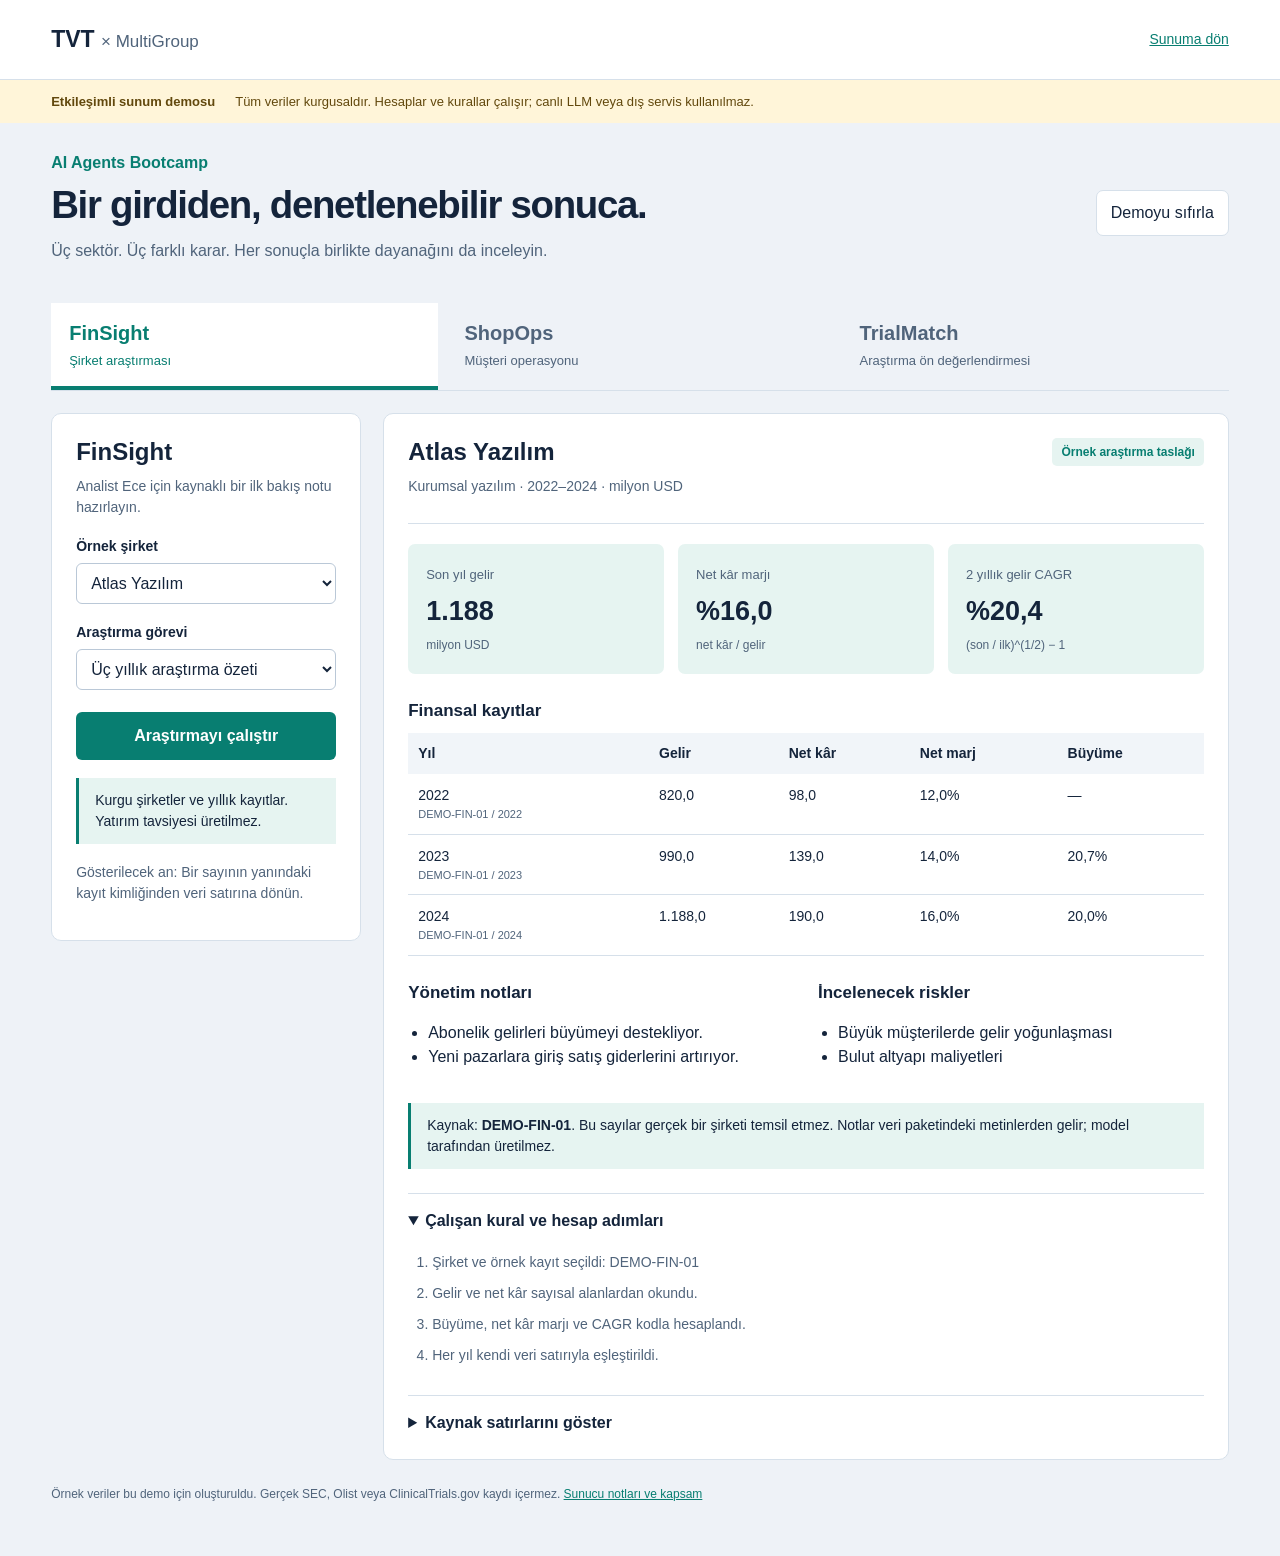
<file: Projects/Demolar/index.html>
<!doctype html>
<html lang="tr"><head><meta charset="utf-8"><meta name="viewport" content="width=device-width,initial-scale=1"><title>AI Agents Bootcamp · Proje demoları</title><link rel="stylesheet" href="style.css"></head>
<body><header><a class="brand" href="../Sunum/Final_Proje_Tanitim.html">TVT <span>× MultiGroup</span></a><a class="back" href="../Sunum/Final_Proje_Tanitim.html">Sunuma dön</a></header>
<div class="notice"><strong>Etkileşimli sunum demosu</strong><span>Tüm veriler kurgusaldır. Hesaplar ve kurallar çalışır; canlı LLM veya dış servis kullanılmaz.</span></div>
<main><div class="intro"><div><p class="eyebrow">AI Agents Bootcamp</p><h1>Bir girdiden, denetlenebilir sonuca.</h1><p>Üç sektör. Üç farklı karar. Her sonuçla birlikte dayanağını da inceleyin.</p></div><button class="quiet" id="reset">Demoyu sıfırla</button></div>
<nav class="tabs" aria-label="Proje seçimi"><button data-tab="finance">FinSight <small>Şirket araştırması</small></button><button data-tab="shop">ShopOps <small>Müşteri operasyonu</small></button><button data-tab="trial">TrialMatch <small>Araştırma ön değerlendirmesi</small></button></nav>
<section id="workspace" aria-label="Demo çalışma alanı"></section>
<footer>Örnek veriler bu demo için oluşturuldu. Gerçek SEC, Olist veya ClinicalTrials.gov kaydı içermez. <a href="README.md">Sunucu notları ve kapsam</a></footer></main>
<script src="engine.js"></script><script src="app.js"></script></body></html>
</file>
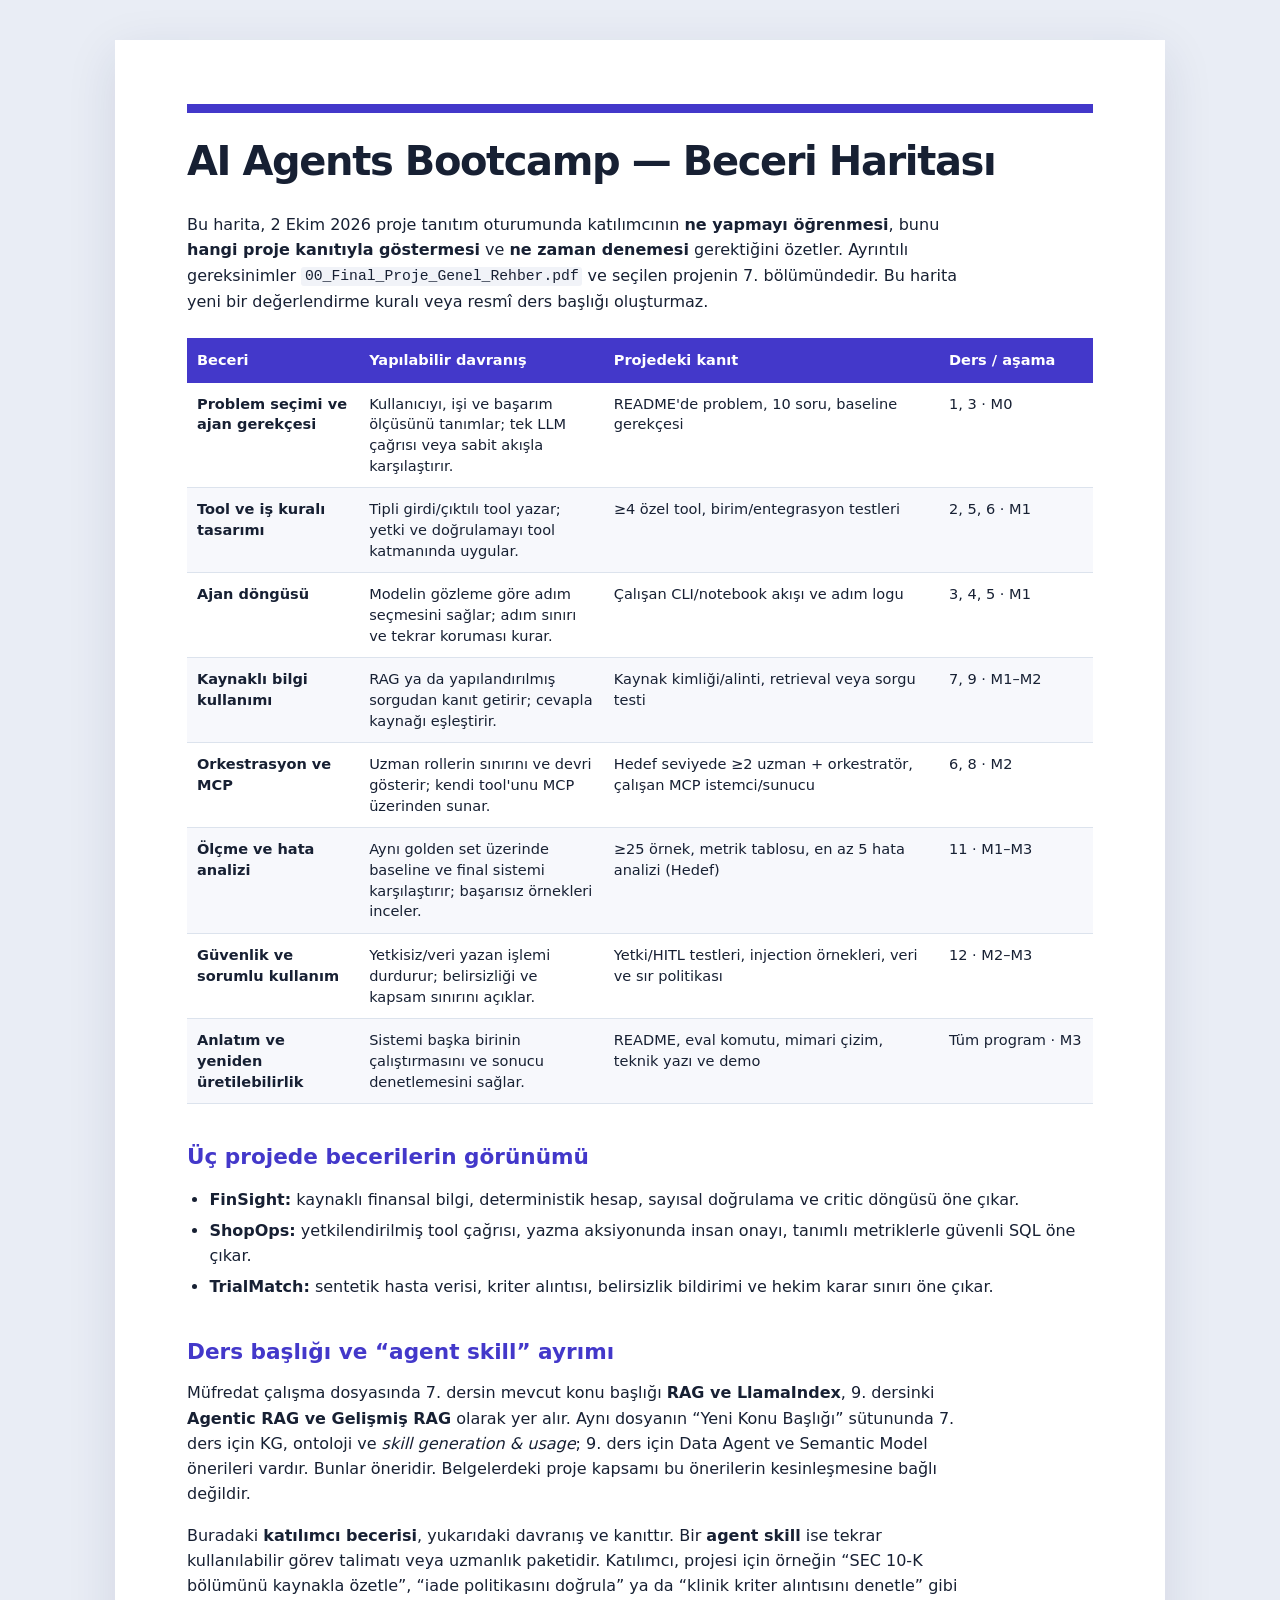
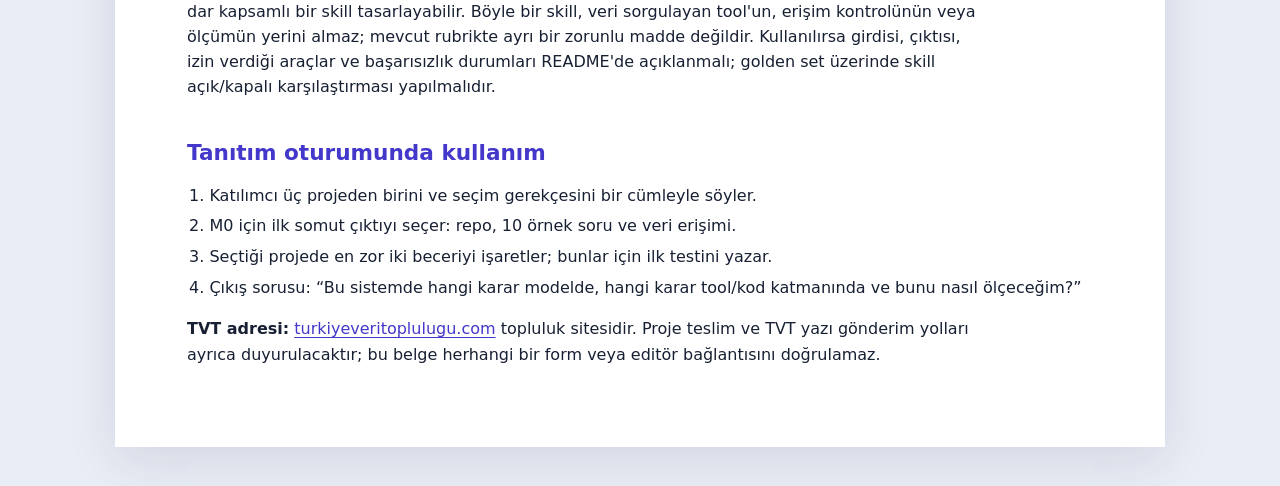
<file: Projects/Project-overview/Beceri_Haritasi.html>
<!doctype html><html lang="tr"><head><meta charset="utf-8"><meta name="viewport" content="width=device-width, initial-scale=1"><title>AI Agents Bootcamp — Beceri Haritası</title><style>
:root{color-scheme:light;--ink:#172033;--muted:#526078;--violet:#4338ca;--line:#dce3ed;--wash:#f7f8fc}
*{box-sizing:border-box}body{margin:0;background:#e9edf5;color:var(--ink);font-family:Inter,ui-sans-serif,system-ui,-apple-system,BlinkMacSystemFont,"Segoe UI",sans-serif;line-height:1.58}
.page{max-width:1050px;margin:40px auto;background:#fff;padding:64px 72px;box-shadow:0 14px 48px #1b25501c}
h1{font-size:2.5rem;line-height:1.15;letter-spacing:-.035em;margin:0 0 28px;border-top:9px solid var(--violet);padding-top:25px}
h2{font-size:1.35rem;line-height:1.25;color:var(--violet);margin:40px 0 14px}
p{margin:0 0 16px;max-width:78ch}strong{font-weight:700}a{color:var(--violet);text-underline-offset:3px}a:focus-visible{outline:3px solid #f59e0b;outline-offset:3px}
table{width:100%;border-collapse:collapse;margin:24px 0 34px;font-size:.91rem;line-height:1.42}th{text-align:left;background:var(--violet);color:#fff;padding:12px 10px;vertical-align:top}td{padding:11px 10px;border-bottom:1px solid var(--line);vertical-align:top}tbody tr:nth-child(even){background:var(--wash)}td:first-child{font-weight:650;width:19%}td:nth-child(2){width:27%}td:nth-child(3){width:37%}td:nth-child(4){width:17%}
ul,ol{padding-left:1.4em;max-width:90ch}li{margin:.35em 0}code{font-family:ui-monospace,SFMono-Regular,Menlo,monospace;font-size:.92em;background:#f1f3f8;padding:.1em .25em;border-radius:3px}
@media(max-width:800px){body{background:#fff}.page{margin:0;padding:28px 18px;box-shadow:none}h1{font-size:2rem}table{display:block;overflow-x:auto;white-space:normal;min-width:100%}th,td{min-width:130px}}
@media print{body{background:#fff}.page{max-width:none;margin:0;padding:0;box-shadow:none}h1{font-size:24pt}h2{font-size:14pt;break-after:avoid}table{font-size:9pt}tr{break-inside:avoid}a{color:var(--ink)}}
</style></head><body><main class="page"><h1 id="ai-agents-bootcamp--beceri-haritası">AI Agents Bootcamp — Beceri
Haritası</h1>
<p>Bu harita, 2 Ekim 2026 proje tanıtım oturumunda katılımcının
<strong>ne yapmayı öğrenmesi</strong>, bunu <strong>hangi proje
kanıtıyla göstermesi</strong> ve <strong>ne zaman denemesi</strong>
gerektiğini özetler. Ayrıntılı gereksinimler
<code>00_Final_Proje_Genel_Rehber.pdf</code> ve seçilen projenin 7.
bölümündedir. Bu harita yeni bir değerlendirme kuralı veya resmî ders
başlığı oluşturmaz.</p>
<table>
<thead>
<tr>
<th>Beceri</th>
<th>Yapılabilir davranış</th>
<th>Projedeki kanıt</th>
<th>Ders / aşama</th>
</tr>
</thead>
<tbody>
<tr>
<td>Problem seçimi ve ajan gerekçesi</td>
<td>Kullanıcıyı, işi ve başarım ölçüsünü tanımlar; tek LLM çağrısı veya
sabit akışla karşılaştırır.</td>
<td>README'de problem, 10 soru, baseline gerekçesi</td>
<td>1, 3 · M0</td>
</tr>
<tr>
<td>Tool ve iş kuralı tasarımı</td>
<td>Tipli girdi/çıktılı tool yazar; yetki ve doğrulamayı tool katmanında
uygular.</td>
<td>≥4 özel tool, birim/entegrasyon testleri</td>
<td>2, 5, 6 · M1</td>
</tr>
<tr>
<td>Ajan döngüsü</td>
<td>Modelin gözleme göre adım seçmesini sağlar; adım sınırı ve tekrar
koruması kurar.</td>
<td>Çalışan CLI/notebook akışı ve adım logu</td>
<td>3, 4, 5 · M1</td>
</tr>
<tr>
<td>Kaynaklı bilgi kullanımı</td>
<td>RAG ya da yapılandırılmış sorgudan kanıt getirir; cevapla kaynağı
eşleştirir.</td>
<td>Kaynak kimliği/alinti, retrieval veya sorgu testi</td>
<td>7, 9 · M1–M2</td>
</tr>
<tr>
<td>Orkestrasyon ve MCP</td>
<td>Uzman rollerin sınırını ve devri gösterir; kendi tool'unu MCP
üzerinden sunar.</td>
<td>Hedef seviyede ≥2 uzman + orkestratör, çalışan MCP
istemci/sunucu</td>
<td>6, 8 · M2</td>
</tr>
<tr>
<td>Ölçme ve hata analizi</td>
<td>Aynı golden set üzerinde baseline ve final sistemi karşılaştırır;
başarısız örnekleri inceler.</td>
<td>≥25 örnek, metrik tablosu, en az 5 hata analizi (Hedef)</td>
<td>11 · M1–M3</td>
</tr>
<tr>
<td>Güvenlik ve sorumlu kullanım</td>
<td>Yetkisiz/veri yazan işlemi durdurur; belirsizliği ve kapsam sınırını
açıklar.</td>
<td>Yetki/HITL testleri, injection örnekleri, veri ve sır
politikası</td>
<td>12 · M2–M3</td>
</tr>
<tr>
<td>Anlatım ve yeniden üretilebilirlik</td>
<td>Sistemi başka birinin çalıştırmasını ve sonucu denetlemesini
sağlar.</td>
<td>README, eval komutu, mimari çizim, teknik yazı ve demo</td>
<td>Tüm program · M3</td>
</tr>
</tbody>
</table>
<h2 id="üç-projede-becerilerin-görünümü">Üç projede becerilerin
görünümü</h2>
<ul>
<li><strong>FinSight:</strong> kaynaklı finansal bilgi, deterministik
hesap, sayısal doğrulama ve critic döngüsü öne çıkar.</li>
<li><strong>ShopOps:</strong> yetkilendirilmiş tool çağrısı, yazma
aksiyonunda insan onayı, tanımlı metriklerle güvenli SQL öne çıkar.</li>
<li><strong>TrialMatch:</strong> sentetik hasta verisi, kriter alıntısı,
belirsizlik bildirimi ve hekim karar sınırı öne çıkar.</li>
</ul>
<h2 id="ders-başlığı-ve-agent-skill-ayrımı">Ders başlığı ve “agent
skill” ayrımı</h2>
<p>Müfredat çalışma dosyasında 7. dersin mevcut konu başlığı <strong>RAG
ve LlamaIndex</strong>, 9. dersinki <strong>Agentic RAG ve Gelişmiş
RAG</strong> olarak yer alır. Aynı dosyanın “Yeni Konu Başlığı”
sütununda 7. ders için KG, ontoloji ve <em>skill generation &amp;
usage</em>; 9. ders için Data Agent ve Semantic Model önerileri vardır.
Bunlar öneridir. Belgelerdeki proje kapsamı bu önerilerin kesinleşmesine
bağlı değildir.</p>
<p>Buradaki <strong>katılımcı becerisi</strong>, yukarıdaki davranış ve
kanıttır. Bir <strong>agent skill</strong> ise tekrar kullanılabilir
görev talimatı veya uzmanlık paketidir. Katılımcı, projesi için örneğin
“SEC 10-K bölümünü kaynakla özetle”, “iade politikasını doğrula” ya da
“klinik kriter alıntısını denetle” gibi dar kapsamlı bir skill
tasarlayabilir. Böyle bir skill, veri sorgulayan tool'un, erişim
kontrolünün veya ölçümün yerini almaz; mevcut rubrikte ayrı bir zorunlu
madde değildir. Kullanılırsa girdisi, çıktısı, izin verdiği araçlar ve
başarısızlık durumları README'de açıklanmalı; golden set üzerinde skill
açık/kapalı karşılaştırması yapılmalıdır.</p>
<h2 id="tanıtım-oturumunda-kullanım">Tanıtım oturumunda kullanım</h2>
<ol type="1">
<li>Katılımcı üç projeden birini ve seçim gerekçesini bir cümleyle
söyler.</li>
<li>M0 için ilk somut çıktıyı seçer: repo, 10 örnek soru ve veri
erişimi.</li>
<li>Seçtiği projede en zor iki beceriyi işaretler; bunlar için ilk
testini yazar.</li>
<li>Çıkış sorusu: “Bu sistemde hangi karar modelde, hangi karar tool/kod
katmanında ve bunu nasıl ölçeceğim?”</li>
</ol>
<p><strong>TVT adresi:</strong> <a
href="https://www.turkiyeveritoplulugu.com/">turkiyeveritoplulugu.com</a>
topluluk sitesidir. Proje teslim ve TVT yazı gönderim yolları ayrıca
duyurulacaktır; bu belge herhangi bir form veya editör bağlantısını
doğrulamaz.</p>
</main></body></html>
</file>
<file: Projects/Demolar/style.css>
:root{--ink:#14243b;--muted:#50647b;--bg:#eef2f7;--line:#d6e0ea;--accent:#087e71;--tint:#e6f4f1}*{box-sizing:border-box}body{margin:0;background:var(--bg);color:var(--ink);font:16px/1.5 -apple-system,BlinkMacSystemFont,"Segoe UI",Arial,sans-serif}button,input,select{font:inherit}button,a,select,input{touch-action:manipulation}button{cursor:pointer}a{color:var(--accent)}header{display:flex;align-items:center;justify-content:space-between;padding:22px max(4vw,20px);background:white;border-bottom:1px solid var(--line)}.brand{text-decoration:none;font-size:23px;font-weight:800;color:var(--ink)}.brand span{font-weight:400;color:var(--muted);font-size:17px}.back{font-size:14px}.notice{padding:12px max(4vw,20px);background:#fff5d9;color:#62480d;display:flex;gap:20px;font-size:13px}main{max-width:1400px;margin:auto;padding:28px 4vw}.intro{display:flex;justify-content:space-between;gap:20px;align-items:center}.eyebrow{color:var(--accent);font-weight:650;margin:0}h1{font-size:clamp(27px,3vw,42px);line-height:1.15;letter-spacing:-1.3px;margin:8px 0 12px}h2{font-size:24px;line-height:1.2;margin:0 0 10px}h3{font-size:17px;margin:24px 0 10px}p{margin:0 0 12px}.intro p:last-child{color:var(--muted)}.quiet{border:1px solid var(--line);background:white;border-radius:7px;padding:10px 14px;color:var(--ink);white-space:nowrap}.tabs{display:flex;margin:28px 0 22px;border-bottom:1px solid var(--line);gap:8px}.tabs button{flex:1;border:0;border-bottom:4px solid transparent;background:transparent;text-align:left;padding:15px 18px;font-size:20px;font-weight:700;color:var(--muted)}.tabs small{display:block;font-size:13px;font-weight:400;margin-top:3px}.tabs button[aria-current=true]{color:var(--accent);border-color:var(--accent);background:white}.layout{display:grid;grid-template-columns:310px minmax(0,1fr);gap:22px;align-items:start}.panel{background:white;border:1px solid var(--line);border-radius:10px;padding:24px}.input-panel{position:sticky;top:18px}.input-panel p{color:var(--muted);font-size:14px}label{display:block;font-size:14px;font-weight:650;margin-top:18px}select,input{display:block;width:100%;padding:10px;border:1px solid #bac8d7;border-radius:6px;background:white;color:var(--ink);margin-top:6px}.primary{display:block;width:100%;background:var(--accent);border:0;border-radius:6px;color:white;font-weight:650;padding:12px 16px;margin-top:22px}.primary:disabled{background:#bac8d7;cursor:not-allowed}.result-head{display:flex;justify-content:space-between;gap:12px;border-bottom:1px solid var(--line);padding-bottom:14px;margin-bottom:20px}.badge{display:inline-block;font-size:12px;font-weight:650;padding:5px 9px;border-radius:5px;background:var(--tint);color:var(--accent);height:fit-content;white-space:nowrap}.muted{color:var(--muted);font-size:14px}.metrics{display:grid;grid-template-columns:repeat(3,1fr);gap:14px;margin:20px 0}.metric{padding:18px;background:var(--tint);border-radius:7px}.metric span{font-size:13px;color:var(--muted)}.metric strong{display:block;font-size:27px;font-variant-numeric:tabular-nums;margin-top:5px}.metric small{font-size:12px;color:var(--muted)}table{width:100%;border-collapse:collapse;font-size:14px}th{text-align:left;background:#f1f5f9;padding:10px}td{padding:11px 10px;border-bottom:1px solid var(--line);font-variant-numeric:tabular-nums;vertical-align:top}.table-wrap{overflow:auto}td small{display:block;font-size:11px;color:var(--muted)}.cols{display:grid;grid-template-columns:1fr 1fr;gap:24px}ul{padding-left:20px}.callout{border-left:3px solid var(--accent);padding:12px 16px;background:var(--tint);font-size:14px;margin:18px 0}.warning{background:#fff4dc;border-color:#b36c09;color:#634611}.bad{background:#ffeceb;color:#a12f29}.good{background:#e8f5ed;color:#226740}.unknown{background:#fff4dc;color:#795b15}.trace{margin-top:24px;border-top:1px solid var(--line);padding-top:15px}.trace summary{cursor:pointer;font-weight:650}.trace ol{font-size:14px;color:var(--muted);padding-left:24px}.trace li{padding:5px 0}.empty{padding:55px 20px;text-align:center;color:var(--muted)}.approval{border:1px solid var(--line);border-radius:7px;padding:18px;margin-top:18px}.approval label{font-weight:400;display:flex;gap:10px;align-items:flex-start;margin:0}.approval input{width:auto;margin-top:5px}.approval button{margin-top:14px}.trial-card{border:1px solid var(--line);border-radius:8px;margin-top:18px;overflow:hidden}.trial-card .heading{padding:16px;display:flex;justify-content:space-between;gap:14px}.trial-card h3{margin:0 0 5px}.trial-card details{padding:0 16px 16px}.trial-card summary{cursor:pointer;font-size:14px}.trial-card table{margin-top:12px;font-size:13px}.profile-grid{display:grid;grid-template-columns:1fr 1fr;gap:0 12px}.profile-grid label{font-size:12px}.profile-grid select,.profile-grid input{padding:7px}.toast{padding:14px;background:#e8f5ed;border-left:3px solid #226740;margin:16px 0}.request{border-top:1px solid var(--line);padding-top:10px;margin-top:10px;font-size:13px}footer{font-size:12px;color:var(--muted);margin:25px 0}button:focus-visible,a:focus-visible,input:focus-visible,select:focus-visible,summary:focus-visible{outline:3px solid #e6a100;outline-offset:3px}@media(max-width:900px){.layout{grid-template-columns:1fr}.input-panel{position:static}.tabs button{padding:12px 8px;font-size:17px}.notice{flex-direction:column;gap:3px}.intro{align-items:flex-start}.metrics{gap:6px}.metric{padding:10px}.metric strong{font-size:22px}}@media(max-width:550px){main{padding:22px 14px}.intro{display:block}.intro .quiet{margin-top:12px}.panel{padding:18px}.tabs small{font-size:11px}.tabs button{font-size:15px}.cols{grid-template-columns:1fr}.result-head{display:block}.result-head .badge{margin-top:8px}.trial-card .heading{display:block}.metric strong{font-size:19px}table{font-size:12px}th,td{padding:8px 6px}}

pre{max-width:100%;overflow:auto;font-size:13px;padding:12px;background:#f1f5f9}
</file>
